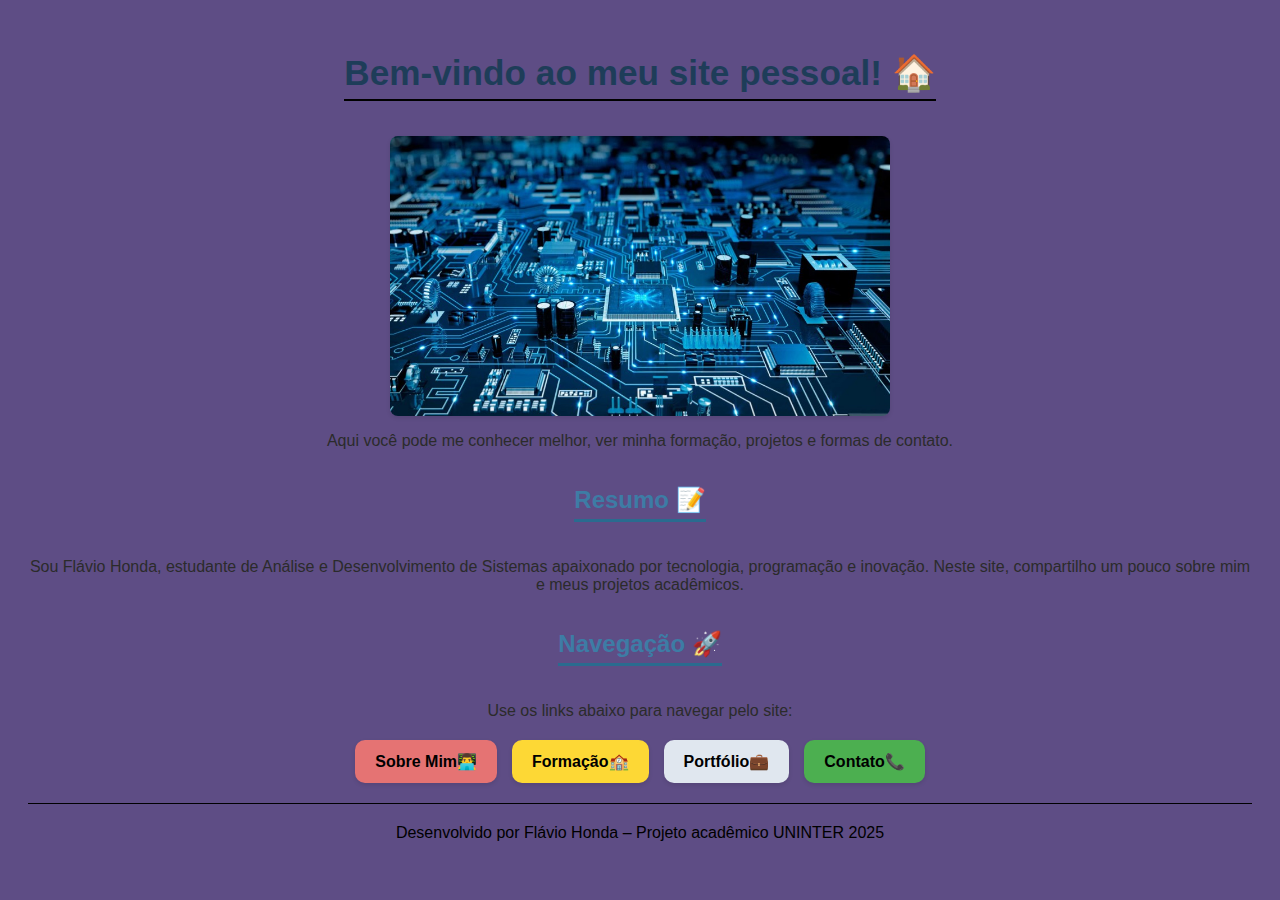
<file: index.html>
<!DOCTYPE html>
<html lang="pt-BR">
  <head>
    <meta charset="UTF-8">
    <meta name="viewport" content="width=device-width, initial-scale=1.0">
    <title>Página inicial</title>
    <link rel="stylesheet" href="estilo.css">
  </head>
  <body class="pag-index">
    <!-- Apresentação do site -->
    <header>
      <h1>Bem-vindo ao meu site pessoal! 🏠</h1>
      <img src="Imagensilustrativas/index.jpg" alt="imgindex" class="imagens_ilustrativas">
      <p>Aqui você pode me conhecer melhor, ver minha formação, projetos e formas de contato.</p>
    </header>
    <section>
  <!-- Resumo sobre o conteúdo e o estudante -->    
  <h2>Resumo 📝</h2>
  <p>Sou Flávio Honda, estudante de Análise e Desenvolvimento de Sistemas apaixonado por tecnologia, programação e inovação. Neste site, compartilho um pouco sobre mim e meus projetos acadêmicos.</p>
</section>
    <!-- Navegação dos links para os outros sites -->
    <section>
      <h2>Navegação 🚀</h2>
      <p>Use os links abaixo para navegar pelo site:</p>
    </section>
    <nav>
      <a href="sobremim.html" class="btn sobremim">Sobre Mim👨‍💻</a>
      <a href="formacao.html" class="btn form">Formação🏫</a>
      <a href="portfolio.html" class="btn port">Portfólio💼</a>
      <a href="contato.html" class="btn contato">Contato📞</a>
    </nav>
    <hr>
    <!-- Aqui é onde apresenta o rodapé do site -->
    <footer>
      <p>Desenvolvido por Flávio Honda – Projeto acadêmico UNINTER 2025</p>
    </footer>
  </body>
</html>
</file>
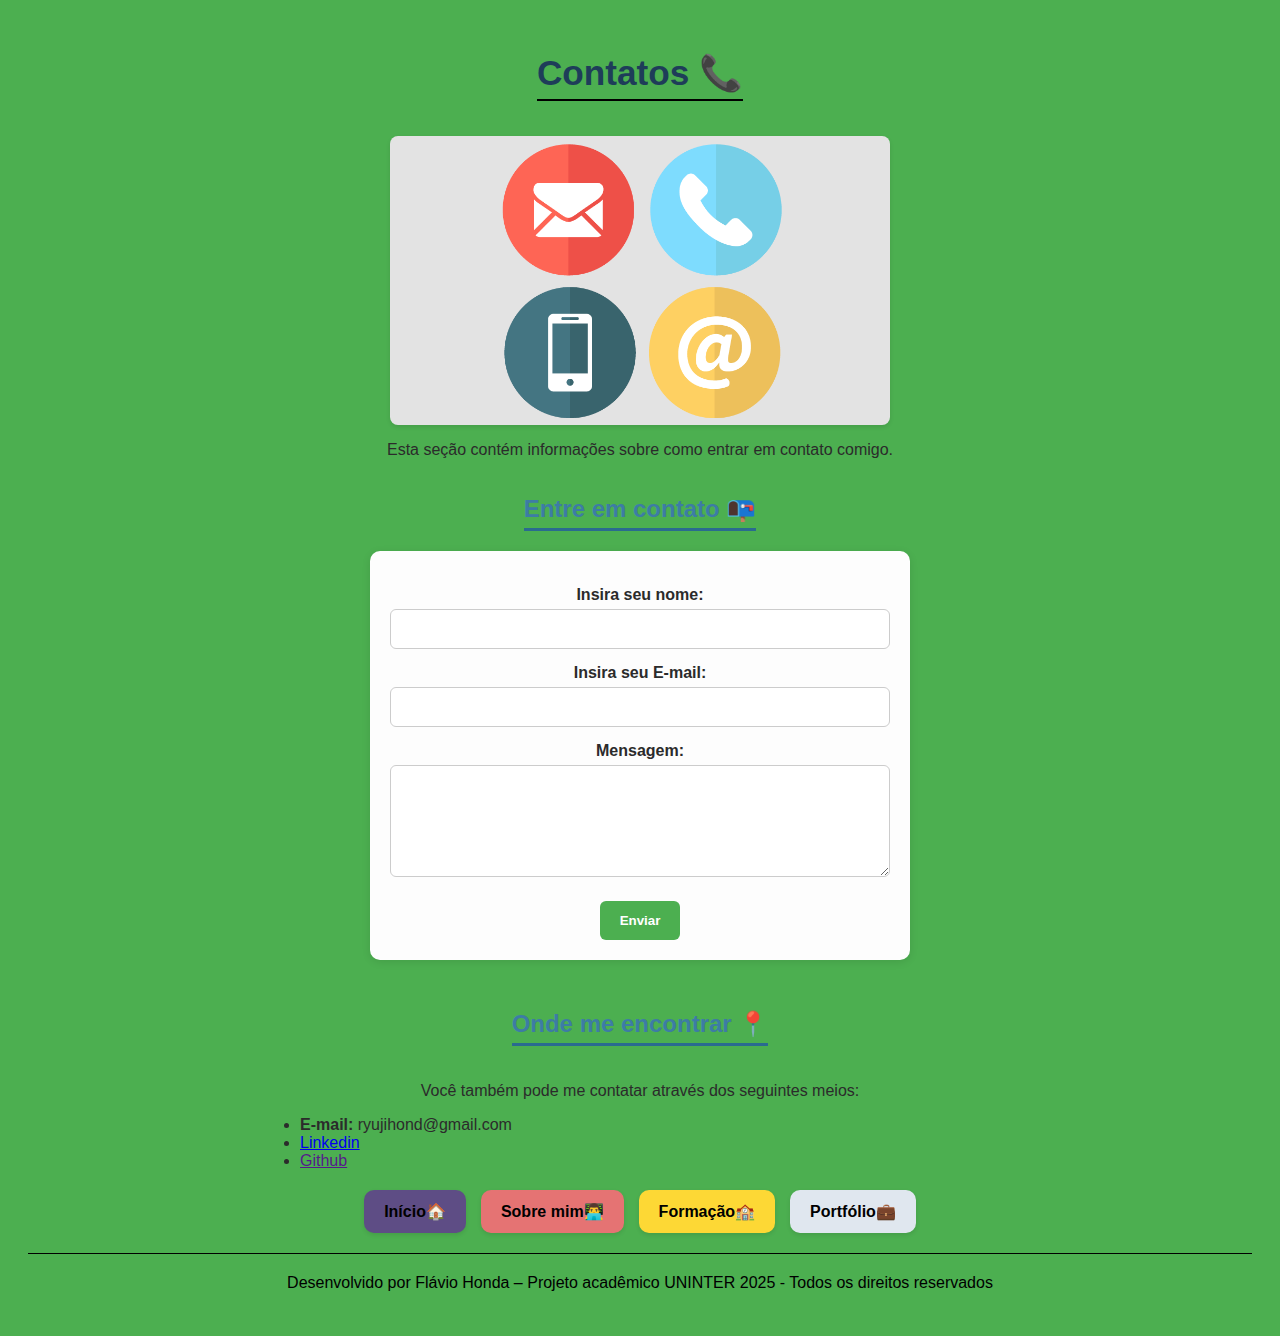
<file: contato.html>
<!DOCTYPE html>
<html lang="pt-BR">
<head>
    <meta charset="UTF-8">
    <meta name="viewport" content="width=device-width, initial-scale=1.0">
    <title>Contatos</title>
    <link rel="stylesheet" href="estilo.css">
</head>

<body class="pag-contato">
    <!-- Aqui é onde apresenta o cabeçalho com título e uma breve descrição do site -->
    <header>
        <h1>Contatos 📞</h1>
        <img src="Imagensilustrativas/contato.jpg" alt="imgcontato" class="imagens_ilustrativas">
        <p>Esta seção contém informações sobre como entrar em contato comigo.</p>
    </header>
<!-- Aqui apresenta o formulário de contato, onde se insere nome, e-mail e a mensagem desejada -->
    <section>
        <h2>Entre em contato 📭</h2>
        <form action="#" method="post" class="formulario-contato">
            <label for="nome">Insira seu nome:</label>
            <input type="text" id="nome" name="nome" required>

            <label for="email">Insira seu E-mail:</label>
            <input type="email" id="email" name="email" required>

            <label for="mensagem">Mensagem:</label>
            <textarea id="mensagem" name="mensagem" rows="5" cols="30" required></textarea>

            <button type="submit">Enviar</button>
        </form>
    </section>
<!-- Aqui é onde apresenta as informações de contato, como e-mail, Linkedin e Github -->
    <section>
        <h2>Onde me encontrar 📍</h2>
        <p>Você também pode me contatar através dos seguintes meios:</p>
        <ul class="list_contato">
            <li><strong>E-mail:</strong> ryujihond@gmail.com</li>
            <li><a href="www.linkedin.com/in/flávio-ryuji-honda-07a467353" target="_blank">Linkedin</a></li>
            <li><a href="" target="_blank">Github</a></li>
        </ul>
    </section>
<!-- Aqui é onde apresenta o menu de navegação e os links -->
    <nav>
        <a href="index.html" class="btn index">Início🏠</a>
        <a href="sobremim.html" class="btn sobremim">Sobre mim👨‍💻</a>
        <a href="formacao.html" class="btn form">Formação🏫</a>
        <a href="portfolio.html" class="btn port">Portfólio💼</a>    
    </nav>

    <hr>
    
<!-- Aqui é onde apresenta o rodapé do site -->
    <footer>
        <p>Desenvolvido por Flávio Honda – Projeto acadêmico UNINTER 2025 - Todos os direitos reservados</p>
    </footer>
    
</body>
</html>
</file>
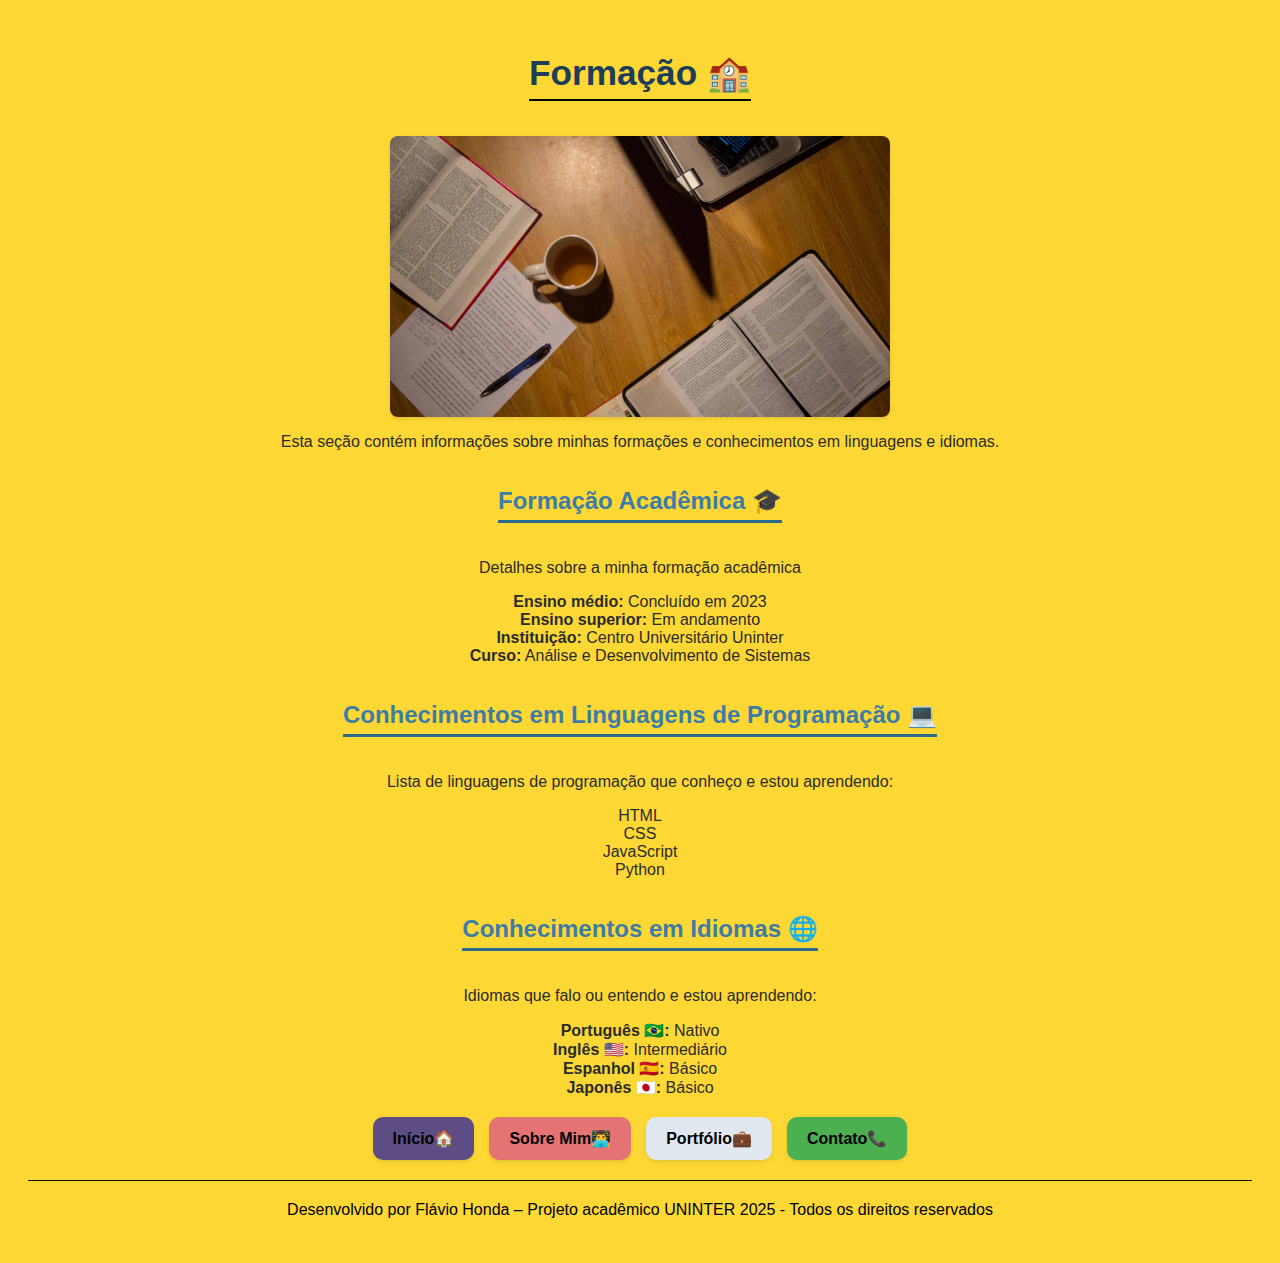
<file: formacao.html>
<!DOCTYPE html>
<html lang="pt-BR">
<head>
    <meta charset="UTF-8">
    <meta name="viewport" content="width=device-width, initial-scale=1.0">
    <title>Formação</title>
    <link rel="stylesheet" href="estilo.css">
</head>
<body class="pag-form">
    <!-- Aqui é onde apresenta o cabeçalho com título e uma breve descrição do site -->
<header>
    <h1>Formação 🏫</h1>
    <img src="Imagensilustrativas/formacao.jpg" alt="Imagem de formação" class="imagens_ilustrativas">
    <p>Esta seção contém informações sobre minhas formações e conhecimentos em linguagens e idiomas.</p>
</header>
    

<!-- Essa seção apresenta a formação acadêmica do autor -->
<section>
    <h2>Formação Acadêmica 🎓</h2>
    <p>Detalhes sobre a minha formação acadêmica</p>
    <ul class="list_formacao">
        <li><strong>Ensino médio:</strong> Concluído em 2023</li>
        <li><strong>Ensino superior:</strong> Em andamento</li>
        <li><strong>Instituição:</strong> Centro Universitário Uninter</li>
        <li><strong>Curso:</strong> Análise e Desenvolvimento de Sistemas</li>
    </ul>
</section>
<!-- Essa seção apresenta os conhecimentos em linguagens de programação do autor-->
<section>
    <h2>Conhecimentos em Linguagens de Programação 💻</h2>
    <p>Lista de linguagens de programação que conheço e estou aprendendo:</p>
    <ul class="list_formacao">
        <li>HTML</li>
        <li>CSS</li>
        <li>JavaScript</li>
        <li>Python</li>
    </ul>
</section>
<!-- Essa seção apresenta os conhecimentos em idiomas do autor -->
<section>
    <h2>Conhecimentos em Idiomas 🌐</h2>
    <p>Idiomas que falo ou entendo e estou aprendendo:</p>
    <ul class="list_formacao">
        <li><strong>Português 🇧🇷:</strong> Nativo</li>
        <li><strong>󠁧󠁢󠁥Inglês 🇺🇸:</strong> Intermediário</li>
        <li><strong>Espanhol 🇪🇸:</strong> Básico</li>
        <li><strong>Japonês 🇯🇵:</strong> Básico</li>
    </ul>
</section>
<!-- Aqui é onde apresenta o menu de navegação e os links -->
<nav>
    <a href="index.html" class="btn index">Início🏠 </a>
    <a href="sobremim.html" class="btn sobremim">Sobre Mim👨‍💻 </a>
    <a href="portfolio.html" class="btn port">Portfólio💼 </a>
    <a href="contato.html" class="btn contato">Contato📞 </a>
</nav>

<hr>

<!-- Aqui é onde apresenta o rodapé do site -->
<footer>
    <p>Desenvolvido por Flávio Honda – Projeto acadêmico UNINTER 2025 - Todos os direitos reservados</p>
</footer>

</body>
</html>
</file>
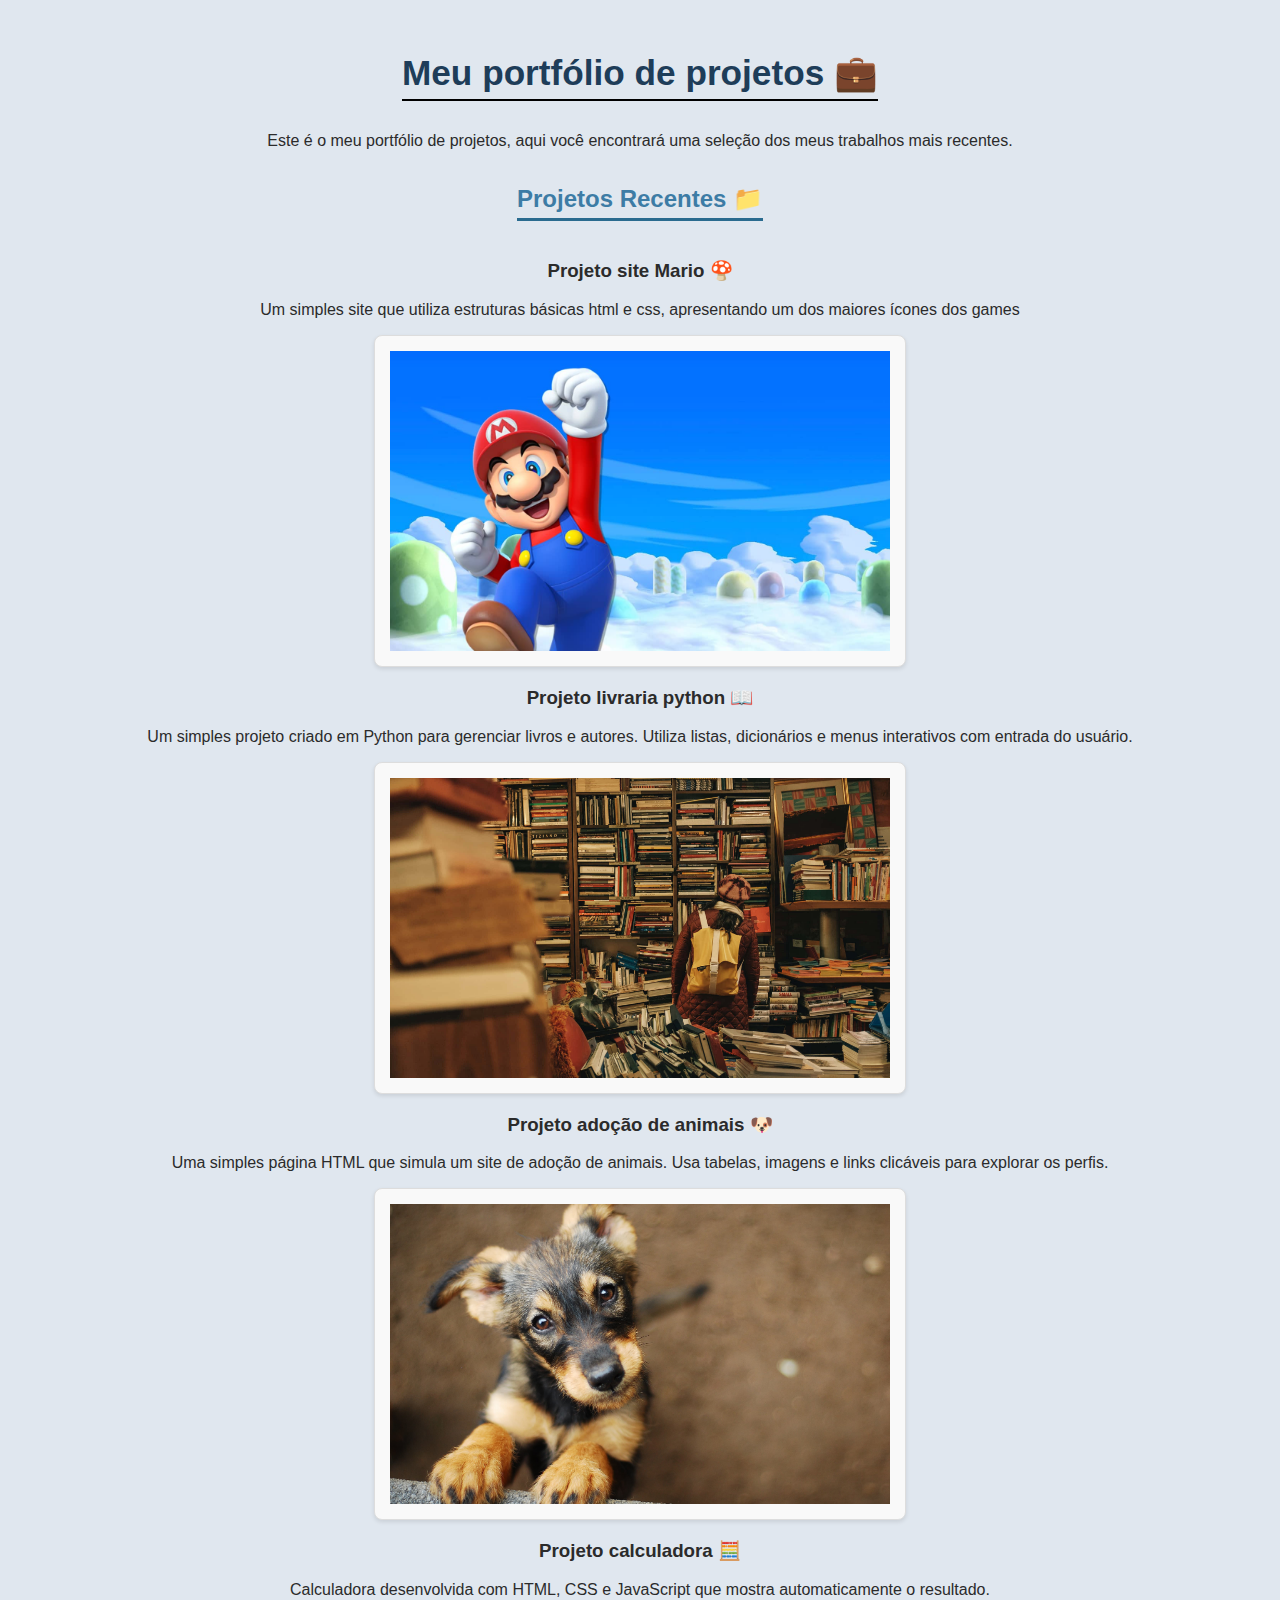
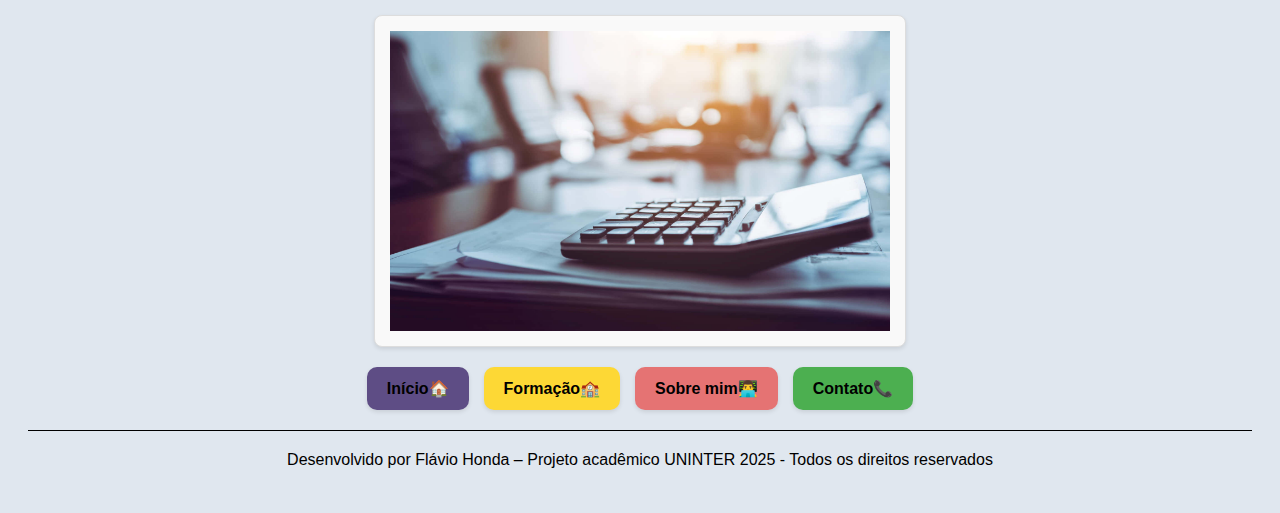
<file: portfolio.html>
<!DOCTYPE html>
<html lang="pt-BR">
<head>
    <meta charset="UTF-8">
    <meta name="viewport" content="width=device-width, initial-scale=1.0">
    <title>Portfólio</title>
    <link rel="stylesheet" href="estilo.css">
</head>
<body class="pag-port">
    <!-- Aqui é onde apresenta o título e uma breve descrição do site -->
    <header>
        <h1>Meu portfólio de projetos 💼 </h1>
        <p>Este é o meu portfólio de projetos, aqui você encontrará uma seleção dos meus trabalhos mais recentes.</p>
    </header>
    <section>
        <!-- Essa é a seção apresenta os projetos recentes do autor -->
        <h2>Projetos Recentes 📁</h2>
        <!-- Projeto mario-->
        <article>
            <h3>Projeto site Mario 🍄</h3>
            <p>Um simples site que utiliza estruturas básicas html e css, apresentando um dos maiores ícones dos games</p>
            <a href="Mario/Mario.html" target="_blank">
                <img src="imagens_port/mario.jpg" alt="Imagem do site Mario" class="port_img" title="Ver projeto Mario">
            </a>
        </article>
        <!-- Projeto livraria-->
        <article>
            <h3>Projeto livraria python 📖</h3>
            <p>Um simples projeto criado em Python para gerenciar livros e autores. Utiliza listas, dicionários e menus interativos com entrada do usuário.</p>
            <a href="Livrariapy/livraria.py" download>
                <img src="imagens_port/livraria.jpg" alt="Imagem do projeto Livraria Python" class="port_img" title="Baixar projeto Livraria Python">
            </a>
        </article>
        <!-- Projeto adoção de animais-->
        <article>
            <h3>Projeto adoção de animais 🐶</h3>
            <p>Uma simples página HTML que simula um site de adoção de animais. Usa tabelas, imagens e links clicáveis para explorar os perfis.</p>
            <a href="Adocao/Tabelaadocao.html" target="_blank">
                <img src="imagens_port/pets.jpg" alt="Imagem do projeto Adoção de Animais" class="port_img" title="Ver projeto Adoção de Animais">
            </a>
        </article>
        <!-- Projeto calculadora-->
        <article>
            <h3>Projeto calculadora 🧮</h3>
            <p>Calculadora desenvolvida com HTML, CSS e JavaScript que mostra automaticamente o resultado.</p>
            <a href="Calculator/Calculator.html" target="_blank">
                <img src="imagens_port/calculadora.jpg" alt="Imagem do projeto Calculadora" class="port_img" title="Ver projeto Calculadora">
            </a>
        </article>
    </section>
    <!-- Aqui é onde apresenta o menu de navegação e os links -->
    <nav>
        <a href="index.html" class="btn index">Início🏠</a>
        <a href="formacao.html" class="btn form">Formação🏫</a>
        <a href="sobremim.html" class="btn sobremim">Sobre mim👨‍💻</a>
        <a href="contato.html" class="btn contato">Contato📞</a>
    </nav>
    <hr>
    <!-- Aqui é onde apresenta o rodapé do site -->
    <footer>
        <p>Desenvolvido por Flávio Honda – Projeto acadêmico UNINTER 2025 - Todos os direitos reservados</p>
    </footer>
</body>
</html>
</file>
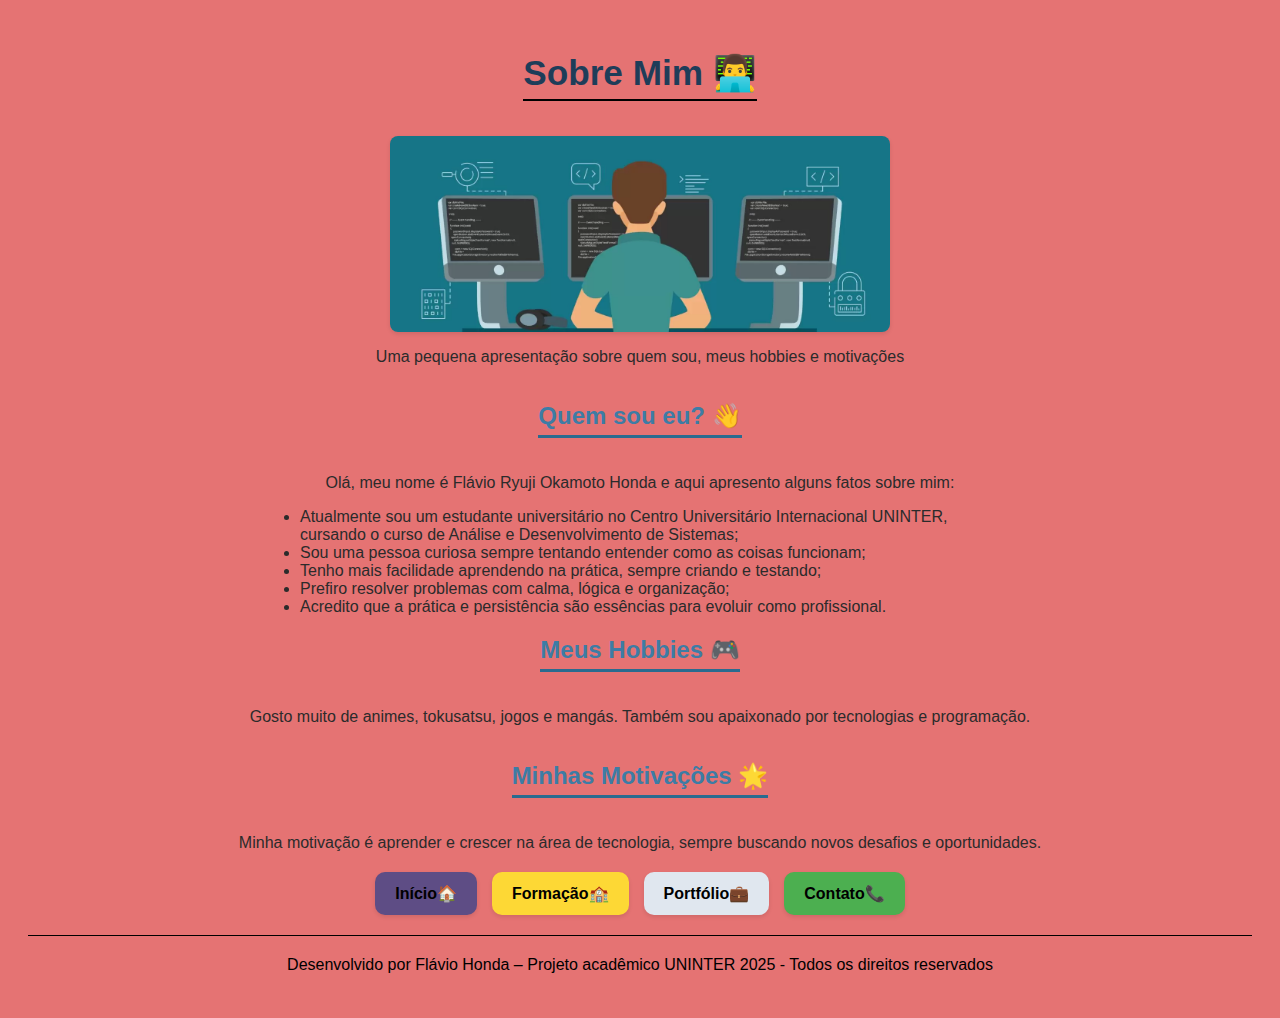
<file: sobremim.html>
<!DOCTYPE html>
<html lang="pt-BR">
<head>
    <meta charset="UTF-8">
    <meta name="viewport" content="width=device-width, initial-scale=1.0">
    <title>Sobremim</title>
    <link rel="stylesheet" href="estilo.css">
</head>
<body class="pag-mim">
    <!-- Aqui é onde apresenta o título e uma breve descrição do site -->
    <header>
        <h1>Sobre Mim 👨‍💻</h1>
        <img src="Imagensilustrativas/sobremim.jpg" alt="imgsobremim" class="imagens_ilustrativas">
        <p>Uma pequena apresentação sobre quem sou, meus hobbies e motivações</p>
    </header>
    <!-- Essa é a seção apresenta o autor do site -->
    <section>
        <h2>Quem sou eu? 👋</h2>
        <p>Olá, meu nome é Flávio Ryuji Okamoto Honda e aqui apresento alguns fatos sobre mim:</p>
        <ul class="list_sobremim">                
            <li>Atualmente sou um estudante universitário no Centro Universitário Internacional UNINTER, cursando o curso de Análise e Desenvolvimento de Sistemas;</li>
            <li>Sou uma pessoa curiosa sempre tentando entender como as coisas funcionam;</li>
            <li>Tenho mais facilidade aprendendo na prática, sempre criando e testando;</li>
            <li>Prefiro resolver problemas com calma, lógica e organização;</li>
            <li>Acredito que a prática e persistência são essências para evoluir como profissional.</li>
        </ul>
    </section>
    <!-- Essa seção apresenta os hobbies do autor -->
    <section>
        <h2>Meus Hobbies 🎮</h2>
        <p>Gosto muito de animes, tokusatsu, jogos e mangás. Também sou apaixonado por tecnologias e programação.</p>
    </section>
    <!-- Essa seção apresenta as motivações do autor -->
    <section>
        <h2>Minhas Motivações 🌟</h2>
        <p>Minha motivação é aprender e crescer na área de tecnologia, sempre buscando novos desafios e oportunidades.</p>
    </section>
    <!-- Aqui é onde apresenta o menu de navegação e os links -->
    <nav>
      <a href="index.html" class="btn index">Início🏠</a>
      <a href="formacao.html" class="btn form">Formação🏫</a>
      <a href="portfolio.html" class="btn port">Portfólio💼</a>
      <a href="contato.html" class="btn contato">Contato📞</a>
    </nav>

    <hr> 
    
    <!-- Aqui é onde apresenta o rodapé do site -->
    <footer>
      <p>Desenvolvido por Flávio Honda – Projeto acadêmico UNINTER 2025 - Todos os direitos reservados</p>
    </footer>
</body>
</html>
</file>
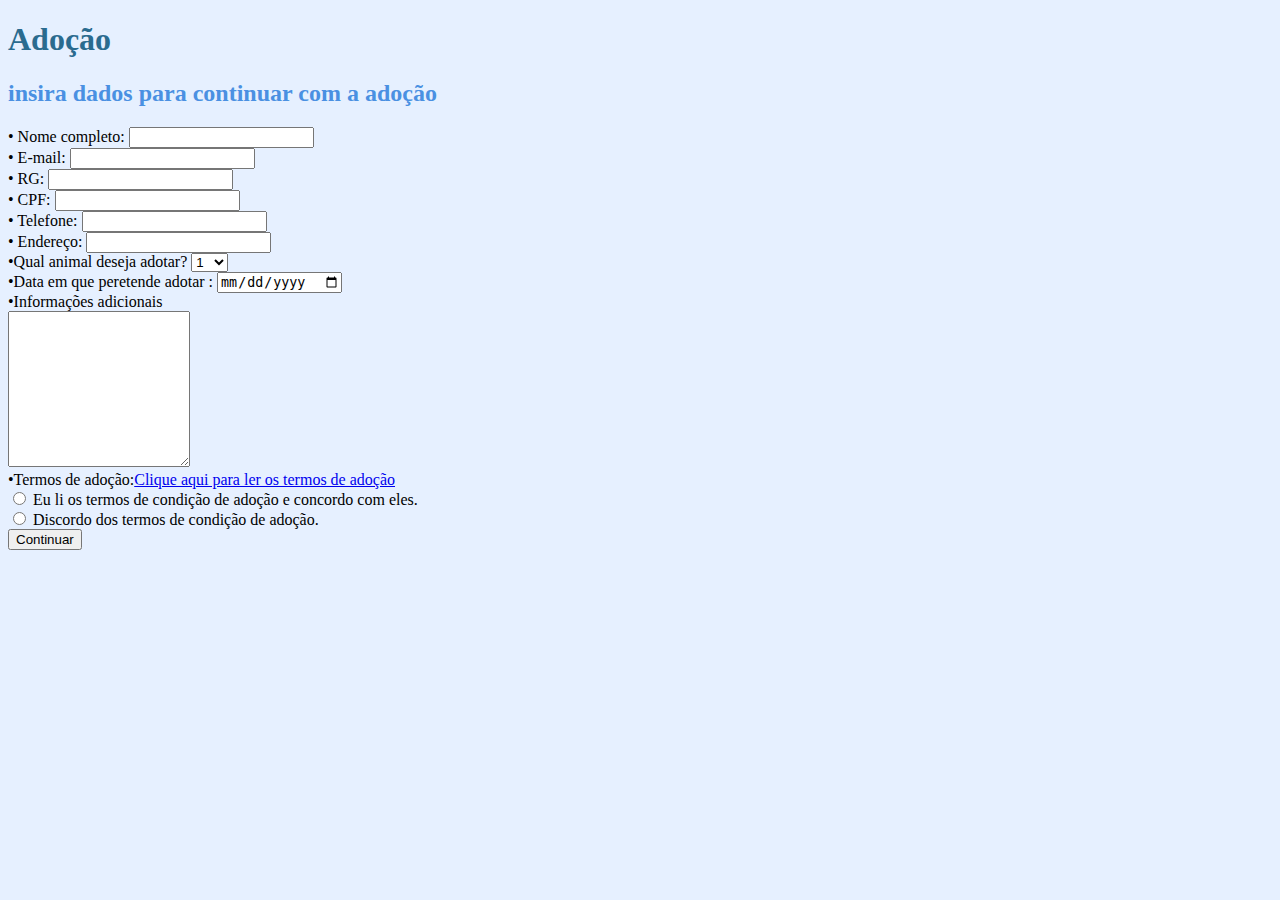
<file: Adocao/formulario.html>
<!DOCTYPE html>
<html lang="en">
<head>
    <meta charset="UTF-8">
    <meta name="viewport" content="width=device-width, initial-scale=1.0">
    <title>Formulário</title>
    <link rel="stylesheet" href="Tabelaadocao.css">
</head>
<body>
      <h1>Adoção</h1>  
      <h2>insira dados para continuar com a adoção</h2>
  <form method="post" action="test.jsp">
    • Nome completo:
  <input type="text" name="nome"> 
  <br>
  • E-mail: 
  <input type="email" name="e-mail">
  <br>
  • RG: 
  <input type="text" name="RG">
  <br>
  • CPF: <input type="text" name="CPF">
  <br>
  • Telefone: <input type="tel" name="Telefone">
  <br>
  • Endereço: <input type="text" name="Endereço">
  <br>
  •Qual animal deseja adotar?
  <select name="animais">
            <option value="1">1</option>
            <option value="2">2</option>
            <option value="3">3</option>
            <option value="4">4</option>
            <option value="5">5</option>
            <option value="6">6</option>
            <option value="7">7</option>
            <option value="8">8</option>    
            <option value="9">9</option>
            <option value="10">10</option>
            <option value="11">11</option>
            <option value="12">12</option>
            <option value="13">13</option>
            <option value="14">14</option>
            <option value="15">15</option>
        </select>
        <br>          
        •Data em que peretende adotar : <input type="date" name="Data"> 
        <br> 
        •Informações adicionais 
        <br>
        <textarea name="Comentários" rows="10" cows="100"></textarea> 
        
        <br>
        •Termos de adoção:<a href="https://www.adotando.com.br/termos-de-adocao">Clique aqui para ler os termos de adoção</a>
        <br>
            <input type="radio" name="termos" value="Sim"> Eu li os termos de condição de adoção e concordo com eles.
        <br>
            <input type="radio" name="termos" value="Nao"> Discordo dos termos de condição de adoção.
        <br>
            <input type="submit" value="Continuar">    
  </form>
</body>
</html>
</file>
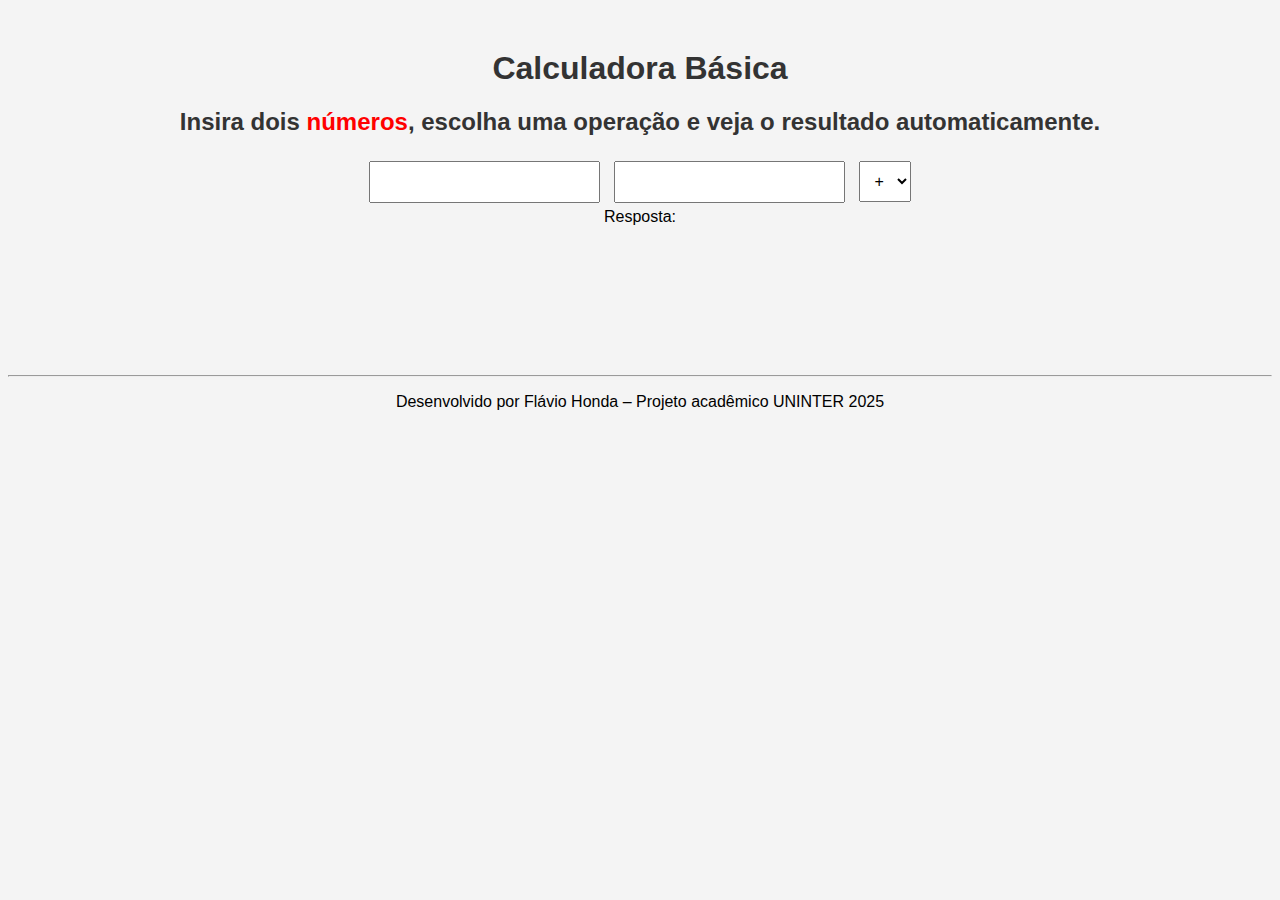
<file: Calculator/Calculator.html>
<!DOCTYPE html>
<html lang="en">
<head>
    <meta charset="UTF-8">
    <meta name="viewport" content="width=device-width, initial-scale=1.0">
    <title>Calculadora</title>
    <link rel="stylesheet" href="Calculator.css">
</head>
<body>
    <h1>Calculadora Básica</h1>
    <h2>Insira dois <strong>números</strong>, escolha uma operação e veja o resultado automaticamente.</h2>
    <input id="campo1" type="text" />
    <input id="campo2" type="text" />
    <select id="operacao">
        <option>+</option>
        <option>-</option>
        <option>*</option>
        <option>/</option>
    </select>
    <br>
    Resposta:
    <div id="resposta"></div>
    <script src="Calculator.js"></script>
    <br>
    <br>
    <br>
    <br>
    <br>
    <br>
    <br>
    <hr>
    <footer>
        <p>Desenvolvido por Flávio Honda – Projeto acadêmico UNINTER 2025</p>
    </footer>
</body>
</html>
</file>
<file: estilo.css>
body {
  font-family: 'Roboto', sans-serif;
  background-color: #f9f9f9;
  color: #2b2b2b;
  text-align: center;
  padding: 20px;
}

nav {
  margin-top: 20px;
  display: flex;
  justify-content: center;
  gap: 15px;
}

.pag-index {
  background-color: #5e4d85;
}
.pag-contato {
  background-color: #4caf50;
}
.pag-form {
  background-color: #fdd835;
}
.pag-port {
  background-color: #e0e7ef;
}
.pag-mim {
  background-color: #e57373	;
}

.port_img {
  width: 100%;
  max-width: 500px;
  height: 300px;
  object-fit: cover;
  border-radius: 8px;
  display: block;
  margin: 0 auto;
  border: 1px solid #ddd;
  padding: 15px;
  margin-bottom: 20px;
  background-color: #f9f9f9;
  box-shadow: 0 2px 4px rgba(0, 0, 0, 0.1);
  transition: box-shadow 0.3s, background-color 0.3s;
}

.port_img:hover {
  box-shadow: 0 4px 12px rgba(0, 0, 0, 0.2);
  background-color: #f1f1f1;
}

.list_formacao {
  list-style: none;         
  text-align: center;       
  padding-left: 0;          
}

.list_sobremim {
  list-style-type: disc;
  padding-left: 20px;
  max-width: 700px;
  margin: 0 auto;
  text-align: left;
}

.list_contato {
  list-style-type: disc;
  padding-left: 20px;
  max-width: 700px;
  margin: 0 auto;
  text-align: left;
}

.btn {
  display: inline-block;
  padding: 12px 20px;
  border-radius: 10px;
  color: black;
  font-weight: bold;
  text-decoration: none;
  box-shadow: 0 2px 4px rgba(0,0,0,0.1);
  transition: transform 0.2s ease, box-shadow 0.2s;
}

.btn:hover {
  transform: scale(1.05);
  box-shadow: 0 4px 12px rgba(0,0,0,0.2);
}

.btn.index {
  background-color: #5e4d85;
}

.btn.form {
  background-color: #fdd835;
}

.btn.port {
  background-color: #e0e7ef;
}

.btn.sobremim {
  background-color: #e57373;
}

.btn.contato {
  background-color: #4caf50;
}

.btn.index:hover {
  background-color: #4a3c6b;
}
.btn.form:hover {
  background-color: #fbc02d;
}
.btn.port:hover {
  background-color: #cfd8dc;
}
.btn.sobremim:hover {
  background-color: #d32f2f;
}
.btn.contato:hover {
  background-color: #45a049;
}

h1 {
  color: #1e3d59;
  font-size: 2.2em;
  font-weight: bold;
  font-family: 'Montserrat', sans-serif;
  border-bottom: 2px solid black;
  padding-bottom: 5px;
  display: inline-block;
  margin-bottom: 15px;
}

h2 {
  color: #3d7ca5;
  font-size: 1.5em;
  font-weight: 600;
  font-family: 'Poppins', sans-serif;
  display: inline-block;
  border-bottom: 3px solid #2a6b8f;
  padding-bottom: 5px;
  margin-bottom: 20px;
}

hr {
  border: none;
  height: 1px;
  background-color: black;
  margin: 20px 0;
}

footer {
  color:black
}

.imagens_ilustrativas {
  width: 100%;
  max-width: 500px;
  height: auto;
  display: block;
  border-radius: 8px;
  margin-top: 20px;
  margin-left: auto;
  margin-right: auto;
  box-shadow: 0 2px 4px rgba(0,0,0,0.1);
}

.formulario-contato {
  max-width: 500px;
  margin: 0 auto 30px auto;
  padding: 20px;
  background-color: #fdfdfd;
  border-radius: 10px;
  box-shadow: 0 2px 8px rgba(0,0,0,0.1);
}

.formulario-contato label {
  display: block;
  margin-top: 15px;
  font-weight: bold;
}

.formulario-contato input,
.formulario-contato textarea {
  width: 100%;
  padding: 10px;
  margin-top: 5px;
  border: 1px solid #ccc;
  border-radius: 6px;
  font-family: inherit;
  font-size: 1em;
  box-sizing: border-box;
}

.formulario-contato button {
  margin-top: 20px;
  background-color: #4caf50;
  color: white;
  border: none;
  padding: 12px 20px;
  border-radius: 6px;
  font-weight: bold;
  cursor: pointer;
  transition: background-color 0.3s ease;
}

.formulario-contato button:hover {
  background-color: #45a049;
}
</file>
<file: Adocao/Tabelaadocao.css>
body{
    background-color: #e6f0ff;
}

h1 {
  color: #2a6b8f;
}

h2 {
  color: #4a90e2;
}

table {
  width: 100%;
  border-collapse: collapse;
  margin-top: 20px;
}

th, td {
  padding: 10px;
  text-align: center;
  border: 1px solid black;
}

img {
  width: 100px;
  height: auto;
  border-radius: 8px;
}

img:hover {
  transform: scale(1.1);
  transition: transform 0.3s ease;
}

.img-animais {
    width: 300px;
    height: auto;
    margin: auto;
    display: block;
}

#panimais{
  text-align: center;
}
</file>
<file: Calculator/Calculator.css>
body {
    font-family: Arial, sans-serif;
    text-align: center;
    background-color: #f4f4f4;
    margin-top: 50px;
  }

  h1, h2 {
  color: #333333;
}

strong {
    color: red;
  }

  input, select {
    padding: 10px;
    margin: 5px;
    font-size: 1em;
  }

  #resposta {
    margin-top: 15px;
    font-weight: bold;
    font-size: 6em;
  }
</file>
